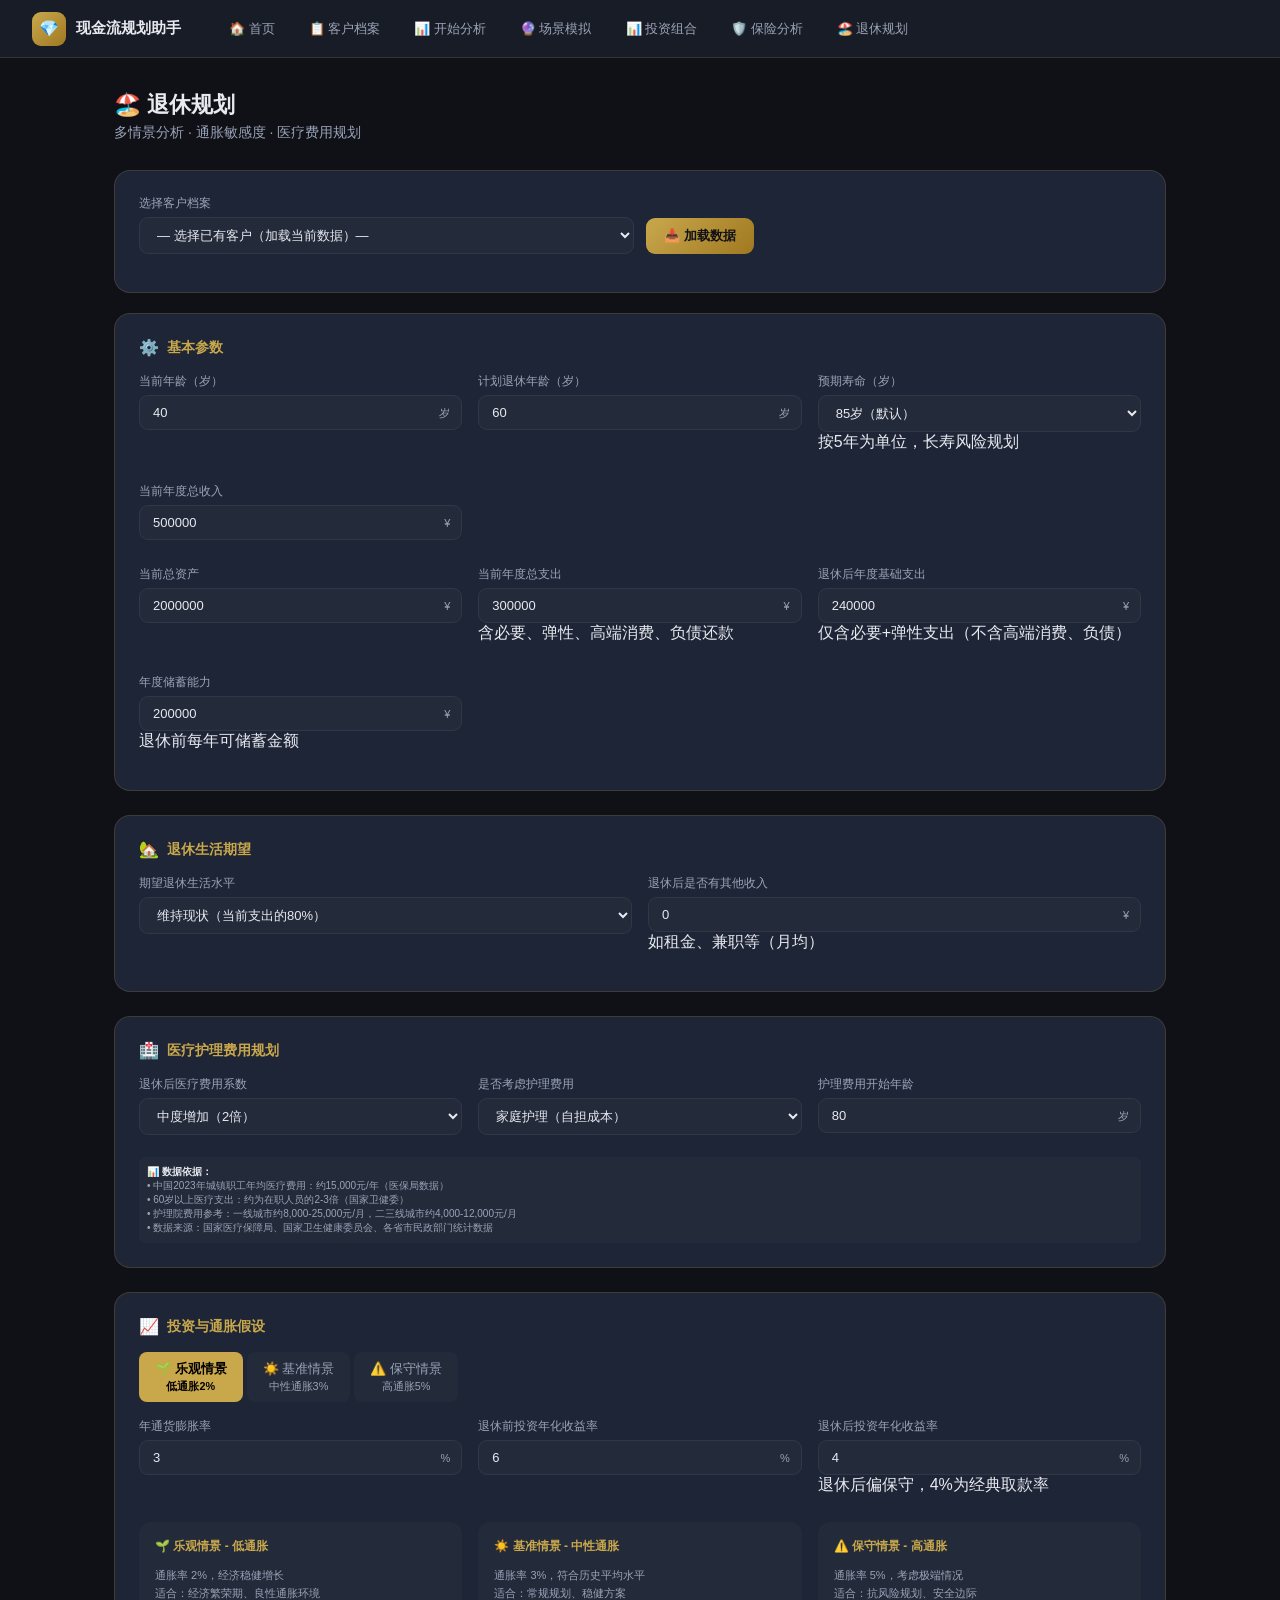
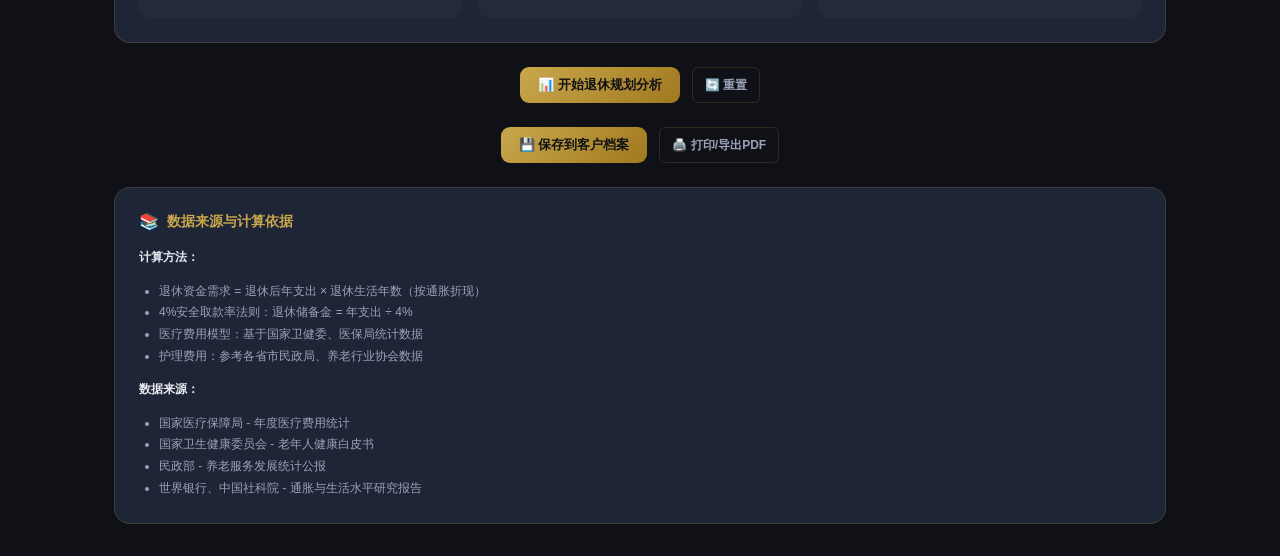
<file: retirement.html>
<!DOCTYPE html>
<html lang="zh-CN">
<head>
<meta charset="UTF-8"/><meta name="viewport" content="width=device-width,initial-scale=1"/>
<title>现金流规划助手 · 退休规划</title>
<link rel="stylesheet" href="assets/style.css"/>
<style>
/* 退休规划专用样式 */
.retire-section { margin-bottom: 24px; }
.retire-grid { display: grid; grid-template-columns: repeat(auto-fit, minmax(280px, 1fr)); gap: 16px; }
.retire-grid-3 { display: grid; grid-template-columns: repeat(3, 1fr); gap: 12px; }
.retire-card { padding: 16px; background: var(--dark3); border-radius: 12px; }
.retire-card-title { font-size: 12px; font-weight: 600; color: var(--gold); margin-bottom: 12px; display: flex; align-items: center; gap: 6px; }

/* 情景切换器 */
.scenario-tabs { display: flex; gap: 4px; margin-bottom: 16px; }
.scenario-tab { padding: 8px 16px; border-radius: 8px; font-size: 13px; cursor: pointer; background: var(--dark3); color: var(--text2); border: none; transition: all 0.2s; }
.scenario-tab:hover { background: var(--dark2); }
.scenario-tab.active { background: var(--gold); color: #000; font-weight: 600; }

/* 结果卡片 */
.result-header { display: flex; justify-content: space-between; align-items: center; margin-bottom: 16px; }
.result-badge { padding: 4px 12px; border-radius: 20px; font-size: 11px; font-weight: 600; }
.badge-green { background: rgba(76,175,80,0.2); color: #4CAF50; }
.badge-yellow { background: rgba(255,193,7,0.2); color: #FFC107; }
.badge-red { background: rgba(244,67,54,0.2); color: #F44336; }

/* 时间轴 */
.timeline-container { overflow-x: auto; padding: 16px 0; }
.timeline { display: flex; gap: 2px; min-width: max-content; }
.timeline-bar { width: 40px; display: flex; flex-direction: column; align-items: center; }
.timeline-year { font-size: 10px; color: var(--text2); margin-bottom: 4px; }
.timeline-block { width: 36px; height: 24px; border-radius: 4px; display: flex; align-items: center; justify-content: center; font-size: 9px; font-weight: 600; color: #fff; }
.timeline-block.work { background: var(--blue); }
.timeline-block.retire { background: var(--gold); }
.timeline-block.depleted { background: var(--red); }

/* 对比表 */
.compare-table { width: 100%; border-collapse: collapse; font-size: 12px; }
.compare-table th { padding: 10px 12px; text-align: left; background: var(--dark3); color: var(--gold); font-weight: 600; border-bottom: 1px solid var(--border); }
.compare-table td { padding: 10px 12px; border-bottom: 1px solid var(--border2); }
.compare-table tr:hover td { background: rgba(201,168,76,0.05); }
.compare-highlight { color: var(--gold); font-weight: 600; }
.negative-val { color: var(--red); }
.positive-val { color: #4CAF50; }

/* 医疗费用数据 */
.data-source { font-size: 10px; color: var(--text2); margin-top: 8px; padding: 8px; background: var(--dark3); border-radius: 6px; }
.data-source strong { color: var(--text); }

/* 敏感度分析 */
.sensitivity-grid { display: grid; grid-template-columns: repeat(3, 1fr); gap: 12px; }
.sensitivity-item { padding: 12px; background: var(--dark3); border-radius: 8px; text-align: center; }
.sensitivity-value { font-size: 20px; font-weight: 700; margin-bottom: 4px; }
.sensitivity-label { font-size: 11px; color: var(--text2); }

/* 进度条 */
.progress-bar-container { background: var(--dark3); border-radius: 8px; padding: 12px; margin-bottom: 12px; }
.progress-bar-label { display: flex; justify-content: space-between; font-size: 11px; margin-bottom: 6px; }
.progress-bar { height: 8px; background: var(--dark2); border-radius: 4px; overflow: hidden; }
.progress-bar-fill { height: 100%; border-radius: 4px; transition: width 0.3s; }
.progress-fill-green { background: linear-gradient(90deg, #4CAF50, #81C784); }
.progress-fill-yellow { background: linear-gradient(90deg, #FFC107, #FFD54F); }
.progress-fill-red { background: linear-gradient(90deg, #F44336, #E57373); }

/* 建议卡片 */
.advice-card { padding: 14px; background: rgba(201,168,76,0.08); border: 1px solid rgba(201,168,76,0.2); border-radius: 10px; margin-bottom: 12px; }
.advice-card.warning { background: rgba(244,67,54,0.08); border-color: rgba(244,67,54,0.2); }
.advice-title { font-size: 12px; font-weight: 600; margin-bottom: 8px; display: flex; align-items: center; gap: 6px; }

/* 图表容器 */
.chart-container { background: var(--dark3); border-radius: 12px; padding: 16px; margin-top: 16px; }
.chart-canvas { width: 100%; height: 280px; }

/* 响应式 */
@media (max-width: 768px) {
  .retire-grid-3, .sensitivity-grid { grid-template-columns: 1fr; }
  .scenario-tabs { flex-wrap: wrap; }
}
</style>
</head>
<body>

<nav class="nav">
  <a class="nav-brand" href="index.html">
    <div class="nav-logo">💎</div>
    <span class="nav-title">现金流规划助手</span>
  </a>
  <div class="nav-links">
    <a class="nav-link" data-page="index" href="index.html">🏠 首页</a>
    <a class="nav-link" data-page="clients" href="clients.html">📋 客户档案</a>
    <a class="nav-link" data-page="planner" href="planner.html">📊 开始分析</a>
    <a class="nav-link" data-page="scenarios" href="scenarios.html">🔮 场景模拟</a>
    <a class="nav-link" href="portfolio.html">📊 投资组合</a>
    <a class="nav-link" href="insurance.html">🛡️ 保险分析</a>
    <a class="nav-link active" href="retirement.html">🏖️ 退休规划</a>
  </div>
</nav>

<div class="main" style="max-width:1100px">

  <div class="page-header">
    <div class="page-title">🏖️ 退休规划</div>
    <div class="page-sub">多情景分析 · 通胀敏感度 · 医疗费用规划</div>
  </div>

  <!-- 客户选择 -->
  <div class="card gb" style="margin-bottom:20px">
    <div class="frow">
      <div class="fg">
        <label>选择客户档案</label>
        <select id="sel-client">
          <option value="">— 选择已有客户（加载当前数据）—</option>
        </select>
      </div>
      <div class="fg" style="align-self:flex-end">
        <button class="btn btn-gold" onclick="loadClientProfile()">📥 加载数据</button>
      </div>
    </div>
  </div>

  <!-- 基本参数 -->
  <div class="card gb retire-section">
    <div class="card-title"><span class="ico">⚙️</span> 基本参数</div>
    <div class="retire-grid">
      <div class="fg">
        <label>当前年龄（岁）</label>
        <div class="unit">
          <input type="number" id="inp-age" value="40" min="18" max="70"/>
          <span class="uf">岁</span>
        </div>
      </div>
      <div class="fg">
        <label>计划退休年龄（岁）</label>
        <div class="unit">
          <input type="number" id="inp-retire-age" value="60" min="50" max="75"/>
          <span class="uf">岁</span>
        </div>
      </div>
      <div class="fg">
        <label>预期寿命（岁）</label>
        <select id="inp-life-exp">
          <option value="75">75岁</option>
          <option value="80">80岁</option>
          <option value="85" selected>85岁（默认）</option>
          <option value="90">90岁</option>
          <option value="95">95岁</option>
          <option value="100">100岁</option>
        </select>
        <div class="field-tip">按5年为单位，长寿风险规划</div>
      </div>
      <div class="fg">
        <label>当前年度总收入</label>
        <div class="unit">
          <span class="uf">¥</span>
          <input type="number" id="inp-annual-income" value="500000" min="0" step="10000"/>
        </div>
      </div>
    </div>
    <div class="retire-grid" style="margin-top:12px">
      <div class="fg">
        <label>当前总资产</label>
        <div class="unit">
          <span class="uf">¥</span>
          <input type="number" id="inp-total-assets" value="2000000" min="0" step="100000"/>
        </div>
      </div>
      <div class="fg">
        <label>当前年度总支出</label>
        <div class="unit">
          <span class="uf">¥</span>
          <input type="number" id="inp-annual-expense" value="300000" min="0" step="10000"/>
        </div>
        <div class="field-tip">含必要、弹性、高端消费、负债还款</div>
      </div>
      <div class="fg">
        <label>退休后年度基础支出</label>
        <div class="unit">
          <span class="uf">¥</span>
          <input type="number" id="inp-retire-expense" value="240000" min="0" step="10000"/>
        </div>
        <div class="field-tip">仅含必要+弹性支出（不含高端消费、负债）</div>
      </div>
      <div class="fg">
        <label>年度储蓄能力</label>
        <div class="unit">
          <span class="uf">¥</span>
          <input type="number" id="inp-annual-savings" value="200000" min="0" step="10000"/>
        </div>
        <div class="field-tip">退休前每年可储蓄金额</div>
      </div>
    </div>
  </div>

  <!-- 退休生活期望 -->
  <div class="card gb retire-section">
    <div class="card-title"><span class="ico">🏡</span> 退休生活期望</div>
    <div class="retire-grid">
      <div class="fg">
        <label>期望退休生活水平</label>
        <select id="inp-lifestyle">
          <option value="0.6">基础生活（当前支出的60%）</option>
          <option value="0.8" selected>维持现状（当前支出的80%）</option>
          <option value="1.0">保持品质（当前支出100%）</option>
          <option value="1.2">提升享受（当前支出的120%）</option>
        </select>
      </div>
      <div class="fg">
        <label>退休后是否有其他收入</label>
        <div class="unit">
          <span class="uf">¥</span>
          <input type="number" id="inp-other-income" value="0" min="0" step="10000"/>
        </div>
        <div class="field-tip">如租金、兼职等（月均）</div>
      </div>
    </div>
  </div>

  <!-- 医疗护理规划 -->
  <div class="card gb retire-section">
    <div class="card-title"><span class="ico">🏥</span> 医疗护理费用规划</div>
    <div class="retire-grid">
      <div class="fg">
        <label>退休后医疗费用系数</label>
        <select id="inp-medical-factor">
          <option value="1.0">基准（与工作期持平）</option>
          <option value="1.5">轻度增加（1.5倍）</option>
          <option value="2.0" selected>中度增加（2倍）</option>
          <option value="3.0">重度增加（3倍）</option>
          <option value="4.0">考虑慢性病（4倍）</option>
        </select>
      </div>
      <div class="fg">
        <label>是否考虑护理费用</label>
        <select id="inp-care-need">
          <option value="none">不考虑护理费用</option>
          <option value="family" selected>家庭护理（自担成本）</option>
          <option value="community">社区养老（约5,000-10,000元/月）</option>
          <option value="nursing">专业护理院（约10,000-25,000元/月）</option>
        </select>
      </div>
      <div class="fg">
        <label>护理费用开始年龄</label>
        <div class="unit">
          <input type="number" id="inp-care-start-age" value="80" min="60" max="100"/>
          <span class="uf">岁</span>
        </div>
      </div>
    </div>
    <div class="data-source">
      <strong>📊 数据依据：</strong><br/>
      • 中国2023年城镇职工年均医疗费用：约15,000元/年（医保局数据）<br/>
      • 60岁以上医疗支出：约为在职人员的2-3倍（国家卫健委）<br/>
      • 护理院费用参考：一线城市约8,000-25,000元/月，二三线城市约4,000-12,000元/月<br/>
      • 数据来源：国家医疗保障局、国家卫生健康委员会、各省市民政部门统计数据
    </div>
  </div>

  <!-- 投资与通胀假设 -->
  <div class="card gb retire-section">
    <div class="card-title"><span class="ico">📈</span> 投资与通胀假设</div>
    <div class="scenario-tabs">
      <button class="scenario-tab active" onclick="setInflationScenario('low')">🌱 乐观情景<br/><small>低通胀2%</small></button>
      <button class="scenario-tab" onclick="setInflationScenario('medium')">☀️ 基准情景<br/><small>中性通胀3%</small></button>
      <button class="scenario-tab" onclick="setInflationScenario('high')">⚠️ 保守情景<br/><small>高通胀5%</small></button>
    </div>
    <div class="retire-grid">
      <div class="fg">
        <label>年通货膨胀率</label>
        <div class="unit">
          <input type="number" id="inp-inflation" value="3" min="0" max="10" step="0.5"/>
          <span class="uf">%</span>
        </div>
      </div>
      <div class="fg">
        <label>退休前投资年化收益率</label>
        <div class="unit">
          <input type="number" id="inp-pre-return" value="6" min="0" max="15" step="0.5"/>
          <span class="uf">%</span>
        </div>
      </div>
      <div class="fg">
        <label>退休后投资年化收益率</label>
        <div class="unit">
          <input type="number" id="inp-post-return" value="4" min="0" max="10" step="0.5"/>
          <span class="uf">%</span>
        </div>
        <div class="field-tip">退休后偏保守，4%为经典取款率</div>
      </div>
    </div>
    <div class="retire-grid" style="margin-top:12px">
      <div class="retire-card">
        <div class="retire-card-title">🌱 乐观情景 - 低通胀</div>
        <p style="font-size:11px;color:var(--text2);line-height:1.6">
          通胀率 2%，经济稳健增长<br/>
          适合：经济繁荣期、良性通胀环境
        </p>
      </div>
      <div class="retire-card">
        <div class="retire-card-title">☀️ 基准情景 - 中性通胀</div>
        <p style="font-size:11px;color:var(--text2);line-height:1.6">
          通胀率 3%，符合历史平均水平<br/>
          适合：常规规划、稳健方案
        </p>
      </div>
      <div class="retire-card">
        <div class="retire-card-title">⚠️ 保守情景 - 高通胀</div>
        <p style="font-size:11px;color:var(--text2);line-height:1.6">
          通胀率 5%，考虑极端情况<br/>
          适合：抗风险规划、安全边际
        </p>
      </div>
    </div>
  </div>

  <!-- 计算按钮 -->
  <div style="display:flex;justify-content:center;gap:12px;margin:24px 0">
    <button class="btn btn-gold btn-lg" onclick="calculateRetirement()">📊 开始退休规划分析</button>
    <button class="btn btn-outline" onclick="resetForm()">🔄 重置</button>
  </div>

  <!-- 核心结果 -->
  <div id="result-core" style="display:none" class="card gb retire-section">
    <div class="card-title"><span class="ico">🎯</span> 核心结果</div>
    <div class="sensitivity-grid" style="margin-bottom:20px">
      <div class="sensitivity-item">
        <div class="sensitivity-value" id="res-years-to-retire">20</div>
        <div class="sensitivity-label">距退休年数</div>
      </div>
      <div class="sensitivity-item">
        <div class="sensitivity-value" id="res-retire-years">25</div>
        <div class="sensitivity-label">退休生活年数</div>
      </div>
      <div class="sensitivity-item">
        <div class="sensitivity-value" id="res-total-need">¥12,500,000</div>
        <div class="sensitivity-label">退休资金总需求</div>
      </div>
    </div>
    
    <div class="retire-grid">
      <div class="progress-bar-container">
        <div class="progress-bar-label">
          <span>退休准备度</span>
          <span id="res-readiness-pct">65%</span>
        </div>
        <div class="progress-bar">
          <div class="progress-bar-fill progress-fill-yellow" id="res-readiness-bar" style="width:65%"></div>
        </div>
        <div style="font-size:11px;color:var(--text2);margin-top:4px">
          现有资产覆盖 <span id="res-coverage">¥1,200,000</span> / 需求 <span id="res-target">¥12,500,000</span>
        </div>
      </div>
      <div class="progress-bar-container">
        <div class="progress-bar-label">
          <span>每月可投入退休基金</span>
          <span id="res-monthly-save">¥16,667</span>
        </div>
        <div class="progress-bar">
          <div class="progress-bar-fill progress-fill-green" style="width:100%"></div>
        </div>
        <div style="font-size:11px;color:var(--text2);margin-top:4px">
          距退休还有 <span id="res-years-left">20</span> 年积累期
        </div>
      </div>
    </div>
  </div>

  <!-- 多情景对比 -->
  <div id="result-comparison" style="display:none" class="card gb retire-section">
    <div class="card-title"><span class="ico">⚖️</span> 多情景对比分析</div>
    <div class="timeline-container">
      <div class="timeline" id="timeline-chart"></div>
    </div>
    <table class="compare-table" style="margin-top:16px">
      <thead>
        <tr>
          <th>情景</th>
          <th>通胀率</th>
          <th>退休资金需求</th>
          <th>资金耗尽年龄</th>
          <th>风险评估</th>
        </tr>
      </thead>
      <tbody id="comparison-tbody">
      </tbody>
    </table>
    <div class="data-source" style="margin-top:12px">
      <strong>💡 分析说明：</strong>不同通胀情景下退休资金需求差异显著。保守情景（5%通胀）下，30年后同等生活水平所需资金约为基准情景的2.4倍。建议以保守情景作为最低规划目标。
    </div>
  </div>

  <!-- 医疗护理费用详细 -->
  <div id="result-medical" style="display:none" class="card gb retire-section">
    <div class="card-title"><span class="ico">🏥</span> 医疗护理费用详细规划</div>
    <div class="retire-grid">
      <div class="retire-card">
        <div class="retire-card-title">💊 医疗费用（按年龄阶段）</div>
        <table class="compare-table" style="margin-top:8px">
          <thead>
            <tr><th>年龄段</th><th>年均医疗费</th><th>累计</th></tr>
          </thead>
          <tbody id="medical-table-body">
          </tbody>
        </table>
      </div>
      <div class="retire-card">
        <div class="retire-card-title">🛡️ 护理费用（按护理类型）</div>
        <div id="care-detail" style="margin-top:8px;font-size:12px;color:var(--text2);line-height:1.8">
        </div>
      </div>
    </div>
    <div class="sensitivity-grid" style="margin-top:16px">
      <div class="sensitivity-item">
        <div class="sensitivity-value" id="res-medical-total">¥1,850,000</div>
        <div class="sensitivity-label">退休后医疗总费用</div>
      </div>
      <div class="sensitivity-item">
        <div class="sensitivity-value" id="res-care-total">¥1,200,000</div>
        <div class="sensitivity-label">护理费用（若需要）</div>
      </div>
      <div class="sensitivity-item">
        <div class="sensitivity-value" id="res-health-reserve">¥3,050,000</div>
        <div class="sensitivity-label">健康医疗专项储备</div>
      </div>
    </div>
  </div>

  <!-- 敏感度分析 -->
  <div id="result-sensitivity" style="display:none" class="card gb retire-section">
    <div class="card-title"><span class="ico">📊</span> 敏感度分析</div>
    <p style="font-size:12px;color:var(--text2);margin-bottom:16px">以下因素变化对退休规划的影响程度：</p>
    <table class="compare-table">
      <thead>
        <tr>
          <th>变量</th>
          <th>基准值</th>
          <th>变化范围</th>
          <th>对资金需求的影响</th>
        </tr>
      </thead>
      <tbody id="sensitivity-tbody">
      </tbody>
    </table>
    <div class="chart-container">
      <canvas id="sensitivity-chart" class="chart-canvas"></canvas>
    </div>
  </div>

  <!-- 建议与行动方案 -->
  <div id="result-advice" style="display:none" class="card gb retire-section">
    <div class="card-title"><span class="ico">💡</span> 建议与行动方案</div>
    <div id="advice-list"></div>
  </div>

  <!-- 保存按钮 -->
  <div id="result-actions" style="display:none;display:flex;justify-content:center;gap:12px;margin:24px 0">
    <button class="btn btn-gold" onclick="saveRetirementResult()">💾 保存到客户档案</button>
    <button class="btn btn-outline" onclick="window.print()">🖨️ 打印/导出PDF</button>
  </div>

  <!-- 数据来源说明 -->
  <div class="card gb" style="margin-top:20px">
    <div class="card-title"><span class="ico">📚</span> 数据来源与计算依据</div>
    <div style="font-size:12px;color:var(--text2);line-height:1.8">
      <p style="margin-bottom:12px"><strong style="color:var(--text)">计算方法：</strong></p>
      <ul style="margin-left:20px;margin-bottom:12px">
        <li>退休资金需求 = 退休后年支出 × 退休生活年数（按通胀折现）</li>
        <li>4%安全取款率法则：退休储备金 = 年支出 ÷ 4%</li>
        <li>医疗费用模型：基于国家卫健委、医保局统计数据</li>
        <li>护理费用：参考各省市民政局、养老行业协会数据</li>
      </ul>
      <p style="margin-bottom:12px"><strong style="color:var(--text)">数据来源：</strong></p>
      <ul style="margin-left:20px">
        <li>国家医疗保障局 - 年度医疗费用统计</li>
        <li>国家卫生健康委员会 - 老年人健康白皮书</li>
        <li>民政部 - 养老服务发展统计公报</li>
        <li>世界银行、中国社科院 - 通胀与生活水平研究报告</li>
      </ul>
    </div>
  </div>

</div>

<script src="assets/app.js"></script>
<script src="assets/storage.js"></script>
<script>
// ── 全局变量 ──
let clientData = null;
let currentScenario = 'medium';

// ── 初始化 ──
document.addEventListener('DOMContentLoaded', () => {
  console.log('retirement DOMContentLoaded');
  
  // 加载客户列表
  const clients = typeof loadAllClients === 'function' ? loadAllClients() : [];
  const sel = el('sel-client');
  clients.forEach(c => {
    const opt = document.createElement('option');
    opt.value = c.id;
    opt.textContent = c.name + '（' + (c.age || '') + '岁）';
    sel.appendChild(opt);
  });
  
  // 检查预设客户ID
  const presetClientId = sessionStorage.getItem('selectedClientId');
  if (presetClientId) {
    sessionStorage.removeItem('selectedClientId');
    sel.value = presetClientId;
    setTimeout(() => loadClientProfile(), 100);
  }
  
  initNav('retirement');
});

// ── 加载客户数据 ──
function loadClientProfile() {
  const cid = el('sel-client').value;
  if (!cid) {
    toast('请先选择客户档案', 'error');
    return;
  }
  
  // 使用 storage.js 中的 loadClientData 函数（加载单个客户）
  const client = window.loadClientData(cid);
  if (!client) {
    toast('未找到该客户', 'error');
    return;
  }
  
  clientData = client.raw || client;
  const raw = clientData;
  
  // ── 1. 基本信息 ──
  if (raw.age) el('inp-age').value = raw.age;
  if (raw.retireAge) el('inp-retire-age').value = raw.retireAge;
  
  // ── 2. 收入数据 ──
  // 月收入 → 年收入
  const monthlyIncome = (raw.activeIncome || 0) + (raw.passiveIncome || 0);
  const annualIncome = monthlyIncome * 12;
  if (annualIncome > 0) el('inp-annual-income').value = Math.round(annualIncome);
  
  // ── 3. 支出数据 ──
  // 当前年度总支出（包含所有支出项）
  // 支出字段：housing(房贷), propertyFee(物业费), daily(餐饮日用), transport(交通), 
  // medical(医疗), education(教育), premiumExp(保险保费), debtExp(债务还款), 
  // flexExp(弹性消费), otherExp(其他支出)
  const monthlyExpense = (raw.housing || 0) + (raw.propertyFee || 0) + 
                         (raw.daily || 0) + (raw.transport || 0) +
                         (raw.medical || 0) + (raw.education || 0) +
                         (raw.premiumExp || 0) + (raw.debtExp || 0) +
                         (raw.flexExp || 0) + (raw.otherExp || 0);
  const annualExpense = monthlyExpense * 12;
  if (annualExpense > 0) el('inp-annual-expense').value = Math.round(annualExpense);
  
  // 退休后年度基础支出（不含教育、弹性消费、债务还款和其他支出）
  // 保留：房贷(可能还有)、物业费、餐饮日用、交通、医疗、保险保费
  const monthlyBaseExpense = (raw.housing || 0) + (raw.propertyFee || 0) + 
                             (raw.daily || 0) + (raw.transport || 0) +
                             (raw.medical || 0) + (raw.premiumExp || 0);
  const retireExpense = monthlyBaseExpense * 12;
  if (retireExpense > 0) el('inp-retire-expense').value = Math.round(retireExpense);
  
  // ── 4. 资产数据 ──
  // 包含全部10种资产类型
  const totalAssets = (raw.cash || 0) + (raw.moneyFund || 0) + (raw.savingsPlan || 0) + 
                      (raw.bonds || 0) + (raw.stocks || 0) + (raw.trust || 0) + 
                      (raw.property || 0) + (raw.gold || 0) + 
                      (raw.alternatives || 0) + (raw.otherInvest || 0);
  if (totalAssets > 0) el('inp-total-assets').value = Math.round(totalAssets);
  
  // ── 5. 储蓄能力 ──
  const annualSavings = Math.max(0, annualIncome - annualExpense);
  if (annualSavings > 0) el('inp-annual-savings').value = Math.round(annualSavings);
  
  // ── 6. 退休后其他收入（如租金、兼职等被动收入）──
  // 退休后可能减少的收入 = 主动收入
  if (raw.activeIncome && raw.passiveIncome !== undefined) {
    // 其他收入 = 总被动收入
    const otherIncome = raw.passiveIncome || 0;
    if (otherIncome > 0) el('inp-other-income').value = Math.round(otherIncome);
  }
  
  // ── 7. 退休生活质量（基于现有储蓄率估算）──
  if (annualIncome > 0) {
    const savingsRate = annualSavings / annualIncome;
    let lifestyle = 0.8; // 默认
    if (savingsRate >= 0.4) lifestyle = 1.0;      // 高储蓄率 → 保持品质
    else if (savingsRate >= 0.2) lifestyle = 0.8; // 中储蓄率 → 维持现状
    else if (savingsRate >= 0.1) lifestyle = 0.6; // 低储蓄率 → 基础生活
    el('inp-lifestyle').value = lifestyle;
  }
  
  // ── 8. 医疗费用系数（基于年龄估算）──
  if (raw.age) {
    let medicalFactor = 2.0; // 默认
    if (raw.age >= 55) medicalFactor = 3.0; // 55岁以上 → 重度
    else if (raw.age >= 45) medicalFactor = 2.0; // 45-55岁 → 中度
    else if (raw.age >= 35) medicalFactor = 1.5; // 35-45岁 → 轻度
    else medicalFactor = 1.0; // 年轻 → 基准
    el('inp-medical-factor').value = medicalFactor;
  }
  
  // ── 9. 护理开始年龄（基于预期寿命估算）──
  if (raw.age) {
    // 默认护理开始年龄 = 80岁
    el('inp-care-start-age').value = 80;
  }
  
  // 显示数据来源统计
  const stats = [];
  if (annualIncome > 0) stats.push('收入');
  if (annualExpense > 0) stats.push('支出');
  if (totalAssets > 0) stats.push('资产');
  if (raw.age) stats.push('年龄');
  
  if (stats.length > 0) {
    toast(`已从「${client.name}」档案加载：${stats.join('、')}`);
  } else {
    toast('已加载 ' + client.name + ' 的数据（部分字段需手动填写）');
  }
}

// ── 通胀情景切换 ──
function setInflationScenario(scenario) {
  currentScenario = scenario;
  
  // 更新标签样式
  document.querySelectorAll('.scenario-tab').forEach(tab => {
    tab.classList.remove('active');
  });
  event.target.closest('.scenario-tab').classList.add('active');
  
  // 设置通胀率
  const rates = { low: 2, medium: 3, high: 5 };
  el('inp-inflation').value = rates[scenario];
}

// ── 重置表单 ──
function resetForm() {
  el('inp-age').value = 40;
  el('inp-retire-age').value = 60;
  el('inp-life-exp').value = 85;
  el('inp-annual-income').value = 500000;
  el('inp-total-assets').value = 2000000;
  el('inp-annual-expense').value = 300000;
  el('inp-retire-expense').value = 240000;
  el('inp-annual-savings').value = 200000;
  el('inp-lifestyle').value = '0.8';
  el('inp-other-income').value = 0;
  el('inp-medical-factor').value = '2.0';
  el('inp-care-need').value = 'family';
  el('inp-care-start-age').value = 80;
  el('inp-inflation').value = 3;
  el('inp-pre-return').value = 6;
  el('inp-post-return').value = 4;
  
  // 隐藏结果
  ['result-core', 'result-comparison', 'result-medical', 'result-sensitivity', 'result-advice', 'result-actions'].forEach(id => {
    el(id).style.display = 'none';
  });
  
  clientData = null;
  localStorage.removeItem(RETIREMENT_STORAGE_KEY);
  toast('已重置表单');
}

// ── 核心计算 ──
function calculateRetirement() {
  // 获取输入值
  const age = parseInt(el('inp-age').value) || 40;
  const retireAge = parseInt(el('inp-retire-age').value) || 60;
  const lifeExp = parseInt(el('inp-life-exp').value) || 85;
  const annualIncome = parseFloat(el('inp-annual-income').value) || 500000;
  const totalAssets = parseFloat(el('inp-total-assets').value) || 2000000;
  const annualExpense = parseFloat(el('inp-annual-expense').value) || 300000;
  const retireExpense = parseFloat(el('inp-retire-expense').value) || 240000;
  const annualSavings = parseFloat(el('inp-annual-savings').value) || 200000;
  const lifestyle = parseFloat(el('inp-lifestyle').value) || 0.8;
  const otherIncome = parseFloat(el('inp-other-income').value) || 0;
  const medicalFactor = parseFloat(el('inp-medical-factor').value) || 2.0;
  const careType = el('inp-care-need').value;
  const careStartAge = parseInt(el('inp-care-start-age').value) || 80;
  const inflation = parseFloat(el('inp-inflation').value) / 100 || 0.03;
  const preReturn = parseFloat(el('inp-pre-return').value) / 100 || 0.06;
  const postReturn = parseFloat(el('inp-post-return').value) / 100 || 0.04;
  
  // 基本计算
  const yearsToRetire = Math.max(0, retireAge - age);
  const retireYears = lifeExp - retireAge;
  const retireYears2 = lifeExp - retireAge;
  
  // ── 医疗费用计算 ──
  // 使用客户实际的月医疗费用，转换为年均值
  const clientMonthlyMedical = clientData?.medical || 0;
  const preRetireMedical = clientMonthlyMedical > 0 
    ? clientMonthlyMedical * 12  // 使用客户实际数据
    : 8000; // 无数据时使用国家统计平均值
  const postRetireMedical = preRetireMedical * medicalFactor; // 退休后年均医疗费（乘以系数）
  
  // 分段计算退休后医疗费用（考虑通胀）
  let totalMedicalCost = 0;
  let medicalByAge = [];
  for (let y = 0; y < retireYears; y++) {
    const currentAge = retireAge + y;
    const futureMedical = postRetireMedical * Math.pow(1 + inflation, y);
    totalMedicalCost += futureMedical;
    
    if (y % 5 === 0 || y === retireYears - 1) {
      medicalByAge.push({
        age: currentAge,
        annual: futureMedical,
        cumulative: totalMedicalCost
      });
    }
  }
  
  // ── 护理费用计算 ──
  const careCosts = {
    none: 0,
    family: 0,
    community: 8000, // 月均
    nursing: 18000   // 月均
  };
  const careMonthly = careCosts[careType] || 0;
  const careYears = careType === 'none' ? 0 : Math.max(0, lifeExp - careStartAge);
  let totalCareCost = 0;
  if (careYears > 0) {
    for (let y = 0; y < careYears; y++) {
      const futureCost = careMonthly * 12 * Math.pow(1 + inflation, y);
      totalCareCost += futureCost;
    }
  }
  
  // ── 退休资金需求计算（考虑通胀）──
  // 退休后年度基础支出 = 用户输入的 retireExpense（不含高端消费和负债）
  // 期望生活水平 = 在基础支出上调整
  const retireAnnualExpense = retireExpense * lifestyle;
  let totalRetireNeed = 0;
  for (let y = 0; y < retireYears; y++) {
    const futureExpense = retireAnnualExpense * Math.pow(1 + inflation, y);
    totalRetireNeed += futureExpense;
  }
  
  // 扣除其他收入
  let totalOtherIncome = 0;
  for (let y = 0; y < retireYears; y++) {
    totalOtherIncome += otherIncome * 12 * Math.pow(1 + inflation, y);
  }
  
  const netRetireNeed = totalRetireNeed - totalOtherIncome + totalMedicalCost + totalCareCost;
  
  // ── 积累能力计算 ──
  // 计算复利积累
  let accumulated = totalAssets;
  for (let y = 0; y < yearsToRetire; y++) {
    accumulated += annualSavings * Math.pow(1 + preReturn, y);
  }
  
  // ── 资金耗尽分析 ──
  function calcDepletionAge(startAssets, inflationRate, postReturnRate) {
    let assets = startAssets;
    let years = 0;
    let age = retireAge;
    
    while (assets > 0 && years < 100) {
      const expense = retireExpense * Math.pow(1 + inflationRate, years);
      const netExpense = expense - otherIncome * 12;
      assets -= netExpense;
      assets += totalMedicalCost / retireYears; // 平摊医疗费
      if (years >= careStartAge - retireAge) {
        assets -= careMonthly * 12 * Math.pow(1 + inflationRate, years);
      }
      if (assets > 0) {
        assets *= (1 + postReturnRate);
      }
      years++;
      age++;
      if (assets <= 0) break;
    }
    
    return assets > 0 ? { depleted: false, age: age, surplus: assets } : { depleted: true, age: age, deficit: Math.abs(assets) };
  }
  
  const lowInflation = 0.02;
  const highInflation = 0.05;
  
  const depletionLow = calcDepletionAge(accumulated, lowInflation, postReturn);
  const depletionMedium = calcDepletionAge(accumulated, inflation, postReturn);
  const depletionHigh = calcDepletionAge(accumulated, highInflation, postReturn);
  
  // ── 渲染结果 ──
  renderCoreResult({
    age, retireAge, lifeExp, yearsToRetire, retireYears,
    totalNeed: netRetireNeed,
    accumulated,
    totalMedicalCost,
    totalCareCost
  });
  
  renderComparison({
    inflation, lowInflation, highInflation,
    depletionLow, depletionMedium, depletionHigh,
    yearsToRetire, retireAge
  });
  
  renderMedicalDetail({
    medicalByAge,
    totalMedicalCost,
    careType,
    careMonthly,
    careYears,
    totalCareCost,
    retireAge,
    lifeExp,
    medicalFactor,
    inflation
  });
  
  renderSensitivity({
    lifestyle, inflation, postReturn, medicalFactor,
    totalNeed: netRetireNeed,
    retireYears
  });
  
  renderAdvice({
    accumulated,
    totalNeed: netRetireNeed,
    yearsToRetire,
    retirement: depletionMedium,
    careType,
    lifestyle
  });
  
  // 显示结果区域
  ['result-core', 'result-comparison', 'result-medical', 'result-sensitivity', 'result-advice', 'result-actions'].forEach(id => {
    el(id).style.display = '';
  });
  
  // 渲染时间轴
  renderTimeline({
    age, retireAge, lifeExp, depletion: depletionMedium
  });
  
  // 绘制敏感度图表
  setTimeout(() => drawSensitivityChart(), 100);
  
  // 保存表单数据
  saveFormData();
  
  toast('退休规划分析完成');
}

// ── 渲染核心结果 ──
function renderCoreResult(data) {
  const { yearsToRetire, retireYears, totalNeed, accumulated } = data;
  
  el('res-years-to-retire').textContent = yearsToRetire + '年';
  el('res-retire-years').textContent = retireYears + '年';
  el('res-total-need').textContent = fmt(totalNeed);
  
  const coverage = Math.min(100, (accumulated / totalNeed * 100));
  const coverageText = fmt(accumulated);
  
  el('res-readiness-pct').textContent = coverage.toFixed(0) + '%';
  el('res-readiness-bar').style.width = coverage + '%';
  
  if (coverage >= 100) {
    el('res-readiness-bar').className = 'progress-bar-fill progress-fill-green';
  } else if (coverage >= 60) {
    el('res-readiness-bar').className = 'progress-bar-fill progress-fill-yellow';
  } else {
    el('res-readiness-bar').className = 'progress-bar-fill progress-fill-red';
  }
  
  el('res-coverage').textContent = coverageText;
  el('res-target').textContent = fmt(totalNeed);
  el('res-monthly-save').textContent = fmt(data.accumulated / (yearsToRetire * 12) || 0);
  el('res-years-left').textContent = yearsToRetire;
}

// ── 渲染多情景对比 ──
function renderComparison(data) {
  const { inflation, lowInflation, highInflation, depletionLow, depletionMedium, depletionHigh, yearsToRetire, retireAge } = data;
  
  // 渲染对比表格
  const scenarios = [
    { name: '🌱 乐观情景', rate: lowInflation, depletion: depletionLow, color: '#4CAF50' },
    { name: '☀️ 基准情景', rate: inflation, depletion: depletionMedium, color: '#FFC107' },
    { name: '⚠️ 保守情景', rate: highInflation, depletion: depletionHigh, color: '#F44336' }
  ];
  
  let tbodyHtml = '';
  scenarios.forEach(s => {
    const riskLevel = s.depletion.depleted ? 'badge-red' : 'badge-green';
    const riskText = s.depletion.depleted ? `资金耗尽于${s.depletion.age}岁` : `可持续至${s.depletion.age}岁`;
    
    // 计算该情景下的资金需求
    let need = 0;
    const retireBaseExpense = parseFloat(el('inp-retire-expense').value) * parseFloat(el('inp-lifestyle').value);
    const lifeExp = parseInt(el('inp-life-exp').value);
    const retireYears = lifeExp - retireAge;
    for (let y = 0; y < retireYears; y++) {
      need += retireBaseExpense * Math.pow(1 + s.rate, y);
    }
    
    tbodyHtml += `
      <tr>
        <td><strong style="color:${s.color}">${s.name}</strong></td>
        <td>${(s.rate * 100).toFixed(1)}%</td>
        <td class="compare-highlight">${fmt(need)}</td>
        <td>${s.depletion.depleted ? `<span style="color:var(--red)">${s.depletion.age}岁（缺${fmt(s.depletion.deficit)}）</span>` : `<span style="color:#4CAF50">${s.depletion.age}岁（余${fmt(s.depletion.surplus)}）</span>`}</td>
        <td><span class="result-badge ${riskLevel}">${riskText}</span></td>
      </tr>`;
  });
  
  el('comparison-tbody').innerHTML = tbodyHtml;
  
  // 渲染时间轴（使用基准情景）
  const lifeExpFromInput = parseInt(el('inp-life-exp').value);
  renderTimeline({ age: parseInt(el('inp-age').value), retireAge, lifeExp: lifeExpFromInput, depletion: depletionMedium });
}

// ── 渲染时间轴（全局函数）──
function renderTimeline(data) {
  const { age, retireAge, lifeExp, depletion } = data;
  const container = el('timeline-chart');
  const depletedAge = depletion.depleted ? depletion.age : null;
  
  let html = '';
  for (let y = age; y <= lifeExp; y++) {
    let blockClass = 'work';
    let blockText = '';
    
    if (y >= retireAge) {
      if (depletedAge && y >= depletedAge) {
        blockClass = 'depleted';
        blockText = '!';
      } else {
        blockClass = 'retire';
      }
    }
    
    if (y % 5 === 0 || y === age) {
      html += `
        <div class="timeline-bar">
          <div class="timeline-year">${y}</div>
          <div class="timeline-block ${blockClass}">${blockText || (y >= retireAge ? '退' : '')}</div>
        </div>`;
    }
  }
  
  container.innerHTML = `
    <div style="display:flex;gap:20px;margin-bottom:12px;font-size:11px;color:var(--text2)">
      <span><span style="display:inline-block;width:12px;height:12px;background:var(--blue);border-radius:2px;margin-right:4px"></span>工作期</span>
      <span><span style="display:inline-block;width:12px;height:12px;background:var(--gold);border-radius:2px;margin-right:4px"></span>退休期</span>
      <span><span style="display:inline-block;width:12px;height:12px;background:var(--red);border-radius:2px;margin-right:4px"></span>资金耗尽</span>
    </div>
    <div class="timeline">${html}</div>`;
}

// ── 渲染医疗护理详情 ──
function renderMedicalDetail(data) {
  const { totalMedicalCost, careType, careMonthly, careYears, totalCareCost, retireAge, lifeExp, medicalFactor, inflation } = data;
  
  // 医疗费用表格
  const ages = [60, 65, 70, 75, 80, 85, 90, 95, 100];
  let medicalHtml = '';
  ages.forEach(a => {
    if (a <= lifeExp && a >= retireAge) {
      const yearsAfter = a - retireAge;
      const annual = 8000 * medicalFactor * Math.pow(1 + inflation, yearsAfter);
      let cumulative = 0;
      for (let y = 0; y <= yearsAfter; y++) {
        cumulative += 8000 * medicalFactor * Math.pow(1 + inflation, y);
      }
      medicalHtml += `
        <tr>
          <td>${a}岁</td>
          <td>${fmt(annual)}</td>
          <td>${fmt(cumulative)}</td>
        </tr>`;
    }
  });
  el('medical-table-body').innerHTML = medicalHtml;
  
  // 护理费用详情
  const careLabels = {
    none: '未考虑护理费用',
    family: '家庭护理（自担成本，含家人时间成本）',
    community: '社区养老机构',
    nursing: '专业护理院'
  };
  
  const careStartAge = parseInt(el('inp-care-start-age').value) || 80;
  
  el('care-detail').innerHTML = `
    <p>护理方案：<strong>${careLabels[careType]}</strong></p>
    <p>预计护理年限：<strong>${careYears}年</strong>（${careStartAge}岁起）</p>
    ${careYears > 0 ? `
      <p>当前月均费用：<strong>${fmt(careMonthly)}</strong></p>
      <p>考虑通胀后总费用：<strong>${fmt(totalCareCost)}</strong></p>
    ` : ''}
  `;
  
  // 更新汇总
  el('res-medical-total').textContent = fmt(totalMedicalCost);
  el('res-care-total').textContent = careYears > 0 ? fmt(totalCareCost) : '¥0';
  el('res-health-reserve').textContent = fmt(totalMedicalCost + totalCareCost);
}

// ── 渲染敏感度分析 ──
function renderSensitivity(data) {
  const { lifestyle, inflation, postReturn, medicalFactor, totalNeed, retireYears } = data;
  
  // 计算各因素变化影响
  const factors = [
    {
      name: '通胀率',
      base: (inflation * 100).toFixed(1) + '%',
      range: '±2%',
      impact: '通胀每升1%，退休需求增加约' + fmt(totalNeed * 0.2),
      direction: '正相关 ↑'
    },
    {
      name: '退休后收益率',
      base: (postReturn * 100).toFixed(1) + '%',
      range: '±2%',
      impact: '收益率每升1%，可减少约' + fmt(totalNeed * 0.15) + '储备需求',
      direction: '负相关 ↓'
    },
    {
      name: '生活费用系数',
      base: (lifestyle * 100).toFixed(0) + '%',
      range: '60%-120%',
      impact: '生活标准每升10%，需求增加约' + fmt(totalNeed * 0.1),
      direction: '正相关 ↑'
    },
    {
      name: '医疗费用系数',
      base: medicalFactor + 'x',
      range: '1x-4x',
      impact: '每增加1倍系数，医疗费用增加约' + fmt(totalNeed * 0.1),
      direction: '正相关 ↑'
    },
    {
      name: '预期寿命',
      base: el('inp-life-exp').value + '岁',
      range: '75-100岁',
      impact: '每增加5岁，需多准备约' + fmt(totalNeed * 0.15) + '（+5年支出）',
      direction: '正相关 ↑'
    }
  ];
  
  let tbodyHtml = '';
  factors.forEach(f => {
    tbodyHtml += `
      <tr>
        <td><strong>${f.name}</strong></td>
        <td class="compare-highlight">${f.base}</td>
        <td>${f.range}</td>
        <td style="color:var(--text2)">${f.impact}</td>
        <td><span class="result-badge ${f.direction.includes('↑') ? 'badge-red' : 'badge-green'}">${f.direction}</span></td>
      </tr>`;
  });
  
  el('sensitivity-tbody').innerHTML = tbodyHtml;
}

// ── 渲染建议 ──
function renderAdvice(data) {
  const { accumulated, totalNeed, yearsToRetire, retirement, careType, lifestyle } = data;
  
  const gap = totalNeed - accumulated;
  const monthlyGap = yearsToRetire > 0 ? gap / (yearsToRetire * 12) : gap;
  
  let advices = [];
  
  // 准备度建议
  if (gap > 0) {
    advices.push({
      type: 'warning',
      icon: '⚠️',
      title: '退休资金存在缺口',
      content: `以当前规划参数计算，退休资金缺口约 <strong>${fmt(gap)}</strong>。建议每月额外投入约 <strong>${fmt(monthlyGap)}</strong> 或调整退休规划参数。`
    });
  } else {
    advices.push({
      type: 'success',
      icon: '✅',
      title: '退休准备充足',
      content: `以当前规划计算，现有资产和积累能力可以覆盖退休需求，并可能有约 <strong>${fmt(Math.abs(gap))}</strong> 的安全边际。`
    });
  }
  
  // 通胀风险建议
  if (currentScenario === 'low') {
    advices.push({
      type: 'info',
      icon: '💡',
      title: '建议以保守情景验证',
      content: '当前选择乐观情景（低通胀2%），建议同时参考保守情景（5%通胀）的结果，确保在不利情况下仍有足够准备。'
    });
  }
  
  // 医疗护理建议
  if (careType === 'family') {
    advices.push({
      type: 'warning',
      icon: '🏥',
      title: '护理规划提醒',
      content: '选择家庭护理意味着需要自行承担护理成本和时间成本。建议提前评估家庭护理的可行性，并考虑是否需要购买长期护理保险。'
    });
  }
  
  if (careType === 'none' && parseFloat(el('inp-medical-factor').value) >= 2) {
    advices.push({
      type: 'info',
      icon: '💡',
      title: '医疗规划建议',
      content: '您的医疗费用系数设置较高（2倍以上），建议提前规划医疗专项储备，或考虑配置涵盖特定疾病的保险产品。'
    });
  }
  
  // 投资建议
  if (yearsToRetire > 20) {
    advices.push({
      type: 'info',
      icon: '📈',
      title: '长期投资策略',
      content: `距退休还有${yearsToRetire}年，建议采用"核心+卫星"的资产配置策略，核心仓位配置低费率指数基金，卫星仓位适度配置成长型资产。`
    });
  } else if (yearsToRetire > 10) {
    advices.push({
      type: 'info',
      icon: '⚖️',
      title: '平衡配置策略',
      content: '距退休10-20年，建议逐步增加固定收益类资产比重，降低组合波动性。可考虑"目标日期基金"简化管理。'
    });
  } else {
    advices.push({
      type: 'warning',
      icon: '⏰',
      title: '临近退休提醒',
      content: '距退休不足10年，建议逐步将高风险资产转为低风险，确保退休时资产安全。可采用"分段取款策略"平衡收益与流动性。'
    });
  }
  
  // 敏感度建议
  advices.push({
    type: 'info',
    icon: '🔍',
    title: '定期检视建议',
    content: '建议每年检视一次退休规划，重大生活变化（如子女教育、房产购买、健康状况变化）后应重新评估。'
  });
  
  let html = '';
  advices.forEach(a => {
    html += `
      <div class="advice-card ${a.type === 'warning' ? 'warning' : ''}">
        <div class="advice-title">${a.icon} ${a.title}</div>
        <p style="font-size:12px;color:var(--text2);line-height:1.6;margin:0">${a.content}</p>
      </div>`;
  });
  
  el('advice-list').innerHTML = html;
}

// ── 绘制敏感度图表 ──
function drawSensitivityChart() {
  const canvas = el('sensitivity-chart');
  if (!canvas) return;
  
  const ctx = canvas.getContext('2d');
  const rect = canvas.getBoundingClientRect();
  canvas.width = rect.width * 2;
  canvas.height = rect.height * 2;
  ctx.scale(2, 2);
  
  const width = rect.width;
  const height = rect.height;
  const padding = { top: 30, right: 20, bottom: 40, left: 60 };
  
  // 数据
  const inflationRates = [1, 2, 3, 4, 5, 6];
  const retireBaseExpense = parseFloat(el('inp-retire-expense').value) * parseFloat(el('inp-lifestyle').value);
  const retireYears = parseInt(el('inp-life-exp').value) - parseInt(el('inp-retire-age').value);
  
  const needs = inflationRates.map(r => {
    let total = 0;
    for (let y = 0; y < retireYears; y++) {
      total += retireBaseExpense * Math.pow(1 + r / 100, y);
    }
    return total;
  });
  
  const maxNeed = Math.max(...needs);
  const minNeed = Math.min(...needs);
  
  // 绘制
  ctx.clearRect(0, 0, width, height);
  
  // 坐标轴
  ctx.strokeStyle = '#444';
  ctx.lineWidth = 1;
  ctx.beginPath();
  ctx.moveTo(padding.left, padding.top);
  ctx.lineTo(padding.left, height - padding.bottom);
  ctx.lineTo(width - padding.right, height - padding.bottom);
  ctx.stroke();
  
  // Y轴标签
  ctx.fillStyle = '#888';
  ctx.font = '10px sans-serif';
  ctx.textAlign = 'right';
  for (let i = 0; i <= 4; i++) {
    const value = minNeed + (maxNeed - minNeed) * (4 - i) / 4;
    const y = padding.top + (height - padding.top - padding.bottom) * i / 4;
    ctx.fillText(fmt(value), padding.left - 5, y + 3);
    
    // 网格线
    ctx.strokeStyle = '#333';
    ctx.beginPath();
    ctx.moveTo(padding.left, y);
    ctx.lineTo(width - padding.right, y);
    ctx.stroke();
  }
  
  // X轴标签
  ctx.textAlign = 'center';
  ctx.fillText('通胀率 (%)', width / 2, height - 5);
  
  // 数据点
  const chartWidth = width - padding.left - padding.right;
  const chartHeight = height - padding.top - padding.bottom;
  
  // 绘制线
  ctx.strokeStyle = '#C9A84C';
  ctx.lineWidth = 2;
  ctx.beginPath();
  inflationRates.forEach((r, i) => {
    const x = padding.left + chartWidth * i / (inflationRates.length - 1);
    const y = padding.top + chartHeight * (1 - (needs[i] - minNeed) / (maxNeed - minNeed));
    if (i === 0) ctx.moveTo(x, y);
    else ctx.lineTo(x, y);
  });
  ctx.stroke();
  
  // 数据点和标签
  ctx.fillStyle = '#C9A84C';
  inflationRates.forEach((r, i) => {
    const x = padding.left + chartWidth * i / (inflationRates.length - 1);
    const y = padding.top + chartHeight * (1 - (needs[i] - minNeed) / (maxNeed - minNeed));
    ctx.beginPath();
    ctx.arc(x, y, 4, 0, Math.PI * 2);
    ctx.fill();
    
    // X轴标签
    ctx.fillStyle = '#888';
    ctx.font = '10px sans-serif';
    ctx.fillText(r + '%', x, height - padding.bottom + 15);
  });
  
  // 标题
  ctx.fillStyle = '#C9A84C';
  ctx.font = 'bold 12px sans-serif';
  ctx.textAlign = 'left';
  ctx.fillText('通胀率 vs 退休资金需求', padding.left, 15);
  
  // 当前值标记
  const currentInflation = parseFloat(el('inp-inflation').value);
  const currentIdx = inflationRates.indexOf(currentInflation);
  if (currentIdx >= 0) {
    const x = padding.left + chartWidth * currentIdx / (inflationRates.length - 1);
    const y = padding.top + chartHeight * (1 - (needs[currentIdx] - minNeed) / (maxNeed - minNeed));
    
    ctx.strokeStyle = '#4CAF50';
    ctx.setLineDash([4, 4]);
    ctx.beginPath();
    ctx.moveTo(x, y);
    ctx.lineTo(x, height - padding.bottom);
    ctx.stroke();
    ctx.setLineDash([]);
    
    ctx.fillStyle = '#4CAF50';
    ctx.font = '10px sans-serif';
    ctx.fillText('当前', x, height - padding.bottom + 25);
  }
}

// ── 保存结果 ──
function saveRetirementResult() {
  const cid = el('sel-client').value;
  if (!cid) {
    toast('请先选择客户', 'error');
    return;
  }
  
  const resultData = {
    params: {
      age: el('inp-age').value,
      retireAge: el('inp-retire-age').value,
      lifeExp: el('inp-life-exp').value,
      lifestyle: el('inp-lifestyle').value,
      inflation: el('inp-inflation').value,
      medicalFactor: el('inp-medical-factor').value,
      careType: el('inp-care-need').value
    },
    results: {
      totalNeed: el('res-total-need').textContent,
      readiness: el('res-readiness-pct').textContent,
      medicalTotal: el('res-medical-total').textContent,
      careTotal: el('res-care-total').textContent
    },
    savedAt: new Date().toISOString()
  };
  
  if (typeof saveAnalysisResult === 'function') {
    if (saveAnalysisResult(cid, 'retirement', resultData)) {
      toast('退休规划已保存到客户档案');
    } else {
      toast('保存失败', 'error');
    }
  } else {
    toast('保存功能不可用', 'error');
  }
}

// ── 工具函数 ──
function fmt(num) {
  if (num >= 100000000) return '¥' + (num / 100000000).toFixed(2) + '亿';
  if (num >= 10000) return '¥' + (num / 10000).toFixed(0) + '万';
  return '¥' + num.toFixed(0);
}

// ── 导航初始化 ──
function initNav(page) {
  document.querySelectorAll('.nav-link').forEach(link => {
    link.classList.remove('active');
    if (link.dataset.page === page) link.classList.add('active');
  });
}

// ── 表单数据持久化 ──
const RETIREMENT_STORAGE_KEY = 'retirement_form_data';

// 保存表单数据到 localStorage
function saveFormData() {
  const fields = [
    'inp-age', 'inp-retire-age', 'inp-life-exp',
    'inp-annual-income', 'inp-total-assets',
    'inp-annual-expense', 'inp-retire-expense',
    'inp-annual-savings', 'inp-lifestyle',
    'inp-other-income', 'inp-medical-factor',
    'inp-care-need', 'inp-care-start-age',
    'inp-inflation', 'inp-pre-return', 'inp-post-return'
  ];
  
  const data = {};
  fields.forEach(id => {
    const el = document.getElementById(id);
    if (el) {
      data[id] = el.value;
    }
  });
  
  localStorage.setItem(RETIREMENT_STORAGE_KEY, JSON.stringify(data));
}

// 恢复表单数据从 localStorage
function restoreFormData() {
  const saved = localStorage.getItem(RETIREMENT_STORAGE_KEY);
  if (!saved) return;
  
  try {
    const data = JSON.parse(saved);
    Object.keys(data).forEach(id => {
      const el = document.getElementById(id);
      if (el && data[id]) {
        el.value = data[id];
      }
    });
  } catch (e) {
    // 忽略解析错误
  }
}

// 自动保存：输入时保存
function initAutoSave() {
  const fields = document.querySelectorAll('#input-section input, #input-section select');
  fields.forEach(field => {
    field.addEventListener('change', saveFormData);
  });
}

// 初始化
initNav('retirement');
restoreFormData();
initAutoSave();
</script>
</body>
</html>
</file>
<file: assets/style.css>
:root{
  --gold:#c9a84c;--gold-light:#f0d080;--dark:#0f1117;--dark2:#181c26;
  --dark3:#232a3a;--card:#1e2536;--card2:#252d40;
  --text:#e8eaf0;--text2:#9aa3b8;--text3:#c5cad8;
  --green:#3ecf8e;--red:#e05555;--blue:#4d8fff;--purple:#8b5cf6;
  --orange:#f59e0b;
  --border:rgba(201,168,76,0.18);--border2:rgba(255,255,255,0.06);
  --shadow:0 4px 32px rgba(0,0,0,0.45);
}
*{box-sizing:border-box;margin:0;padding:0}
body{font-family:-apple-system,BlinkMacSystemFont,"PingFang SC","Microsoft YaHei",sans-serif;background:var(--dark);color:var(--text);min-height:100vh;display:flex;flex-direction:column}

/* ── NAV ── */
.nav{background:var(--dark2);border-bottom:1px solid var(--border);padding:0 32px;display:flex;align-items:center;height:58px;position:sticky;top:0;z-index:100;gap:0}
.nav-brand{display:flex;align-items:center;gap:10px;text-decoration:none;margin-right:32px}
.nav-logo{width:34px;height:34px;background:linear-gradient(135deg,var(--gold),#a07820);border-radius:9px;display:flex;align-items:center;justify-content:center;font-size:16px}
.nav-title{font-size:15px;font-weight:700;color:var(--text)}
.nav-links{display:flex;gap:2px;flex:1}
.nav-link{padding:8px 16px;border-radius:8px;font-size:13px;color:var(--text2);text-decoration:none;transition:all .2s;display:flex;align-items:center;gap:6px}
.nav-link:hover{color:var(--text);background:rgba(255,255,255,.05)}
.nav-link.active{color:var(--gold);background:rgba(201,168,76,.1)}
.nav-actions{margin-left:auto;display:flex;gap:8px;align-items:center}
.nav-badge{background:rgba(62,207,142,.15);border:1px solid rgba(62,207,142,.3);color:var(--green);padding:3px 10px;border-radius:20px;font-size:11px}

/* ── LAYOUT ── */
.main{flex:1;max-width:1280px;width:100%;margin:0 auto;padding:32px 24px}
.page-header{margin-bottom:28px}
.page-title{font-size:22px;font-weight:700}
.page-sub{font-size:14px;color:var(--text2);margin-top:4px}
.grid2{display:grid;grid-template-columns:1fr 1fr;gap:20px}
.grid3{display:grid;grid-template-columns:repeat(3,1fr);gap:16px}
.grid4{display:grid;grid-template-columns:repeat(4,1fr);gap:16px}

/* ── CARDS ── */
.card{background:var(--card);border:1px solid var(--border2);border-radius:16px;padding:24px}
.card.gb{border-color:var(--border)}
.card-title{font-size:14px;font-weight:600;color:var(--gold);margin-bottom:16px;display:flex;align-items:center;gap:8px}
.card-title .ico{font-size:16px}

/* ── KPI ── */
.kpi{background:var(--card);border:1px solid var(--border2);border-radius:14px;padding:18px 20px}
.kpi .lbl{font-size:12px;color:var(--text2);margin-bottom:6px}
.kpi .val{font-size:24px;font-weight:700}
.kpi .sub{font-size:12px;color:var(--text2);margin-top:4px}

/* ── COLORS ── */
.c-green{color:var(--green)}.c-red{color:var(--red)}.c-gold{color:var(--gold)}.c-blue{color:var(--blue)}.c-purple{color:var(--purple)}.c-orange{color:var(--orange)}

/* ── FORMS ── */
.fg{margin-bottom:14px}
.fg label{display:block;font-size:12px;color:var(--text2);margin-bottom:5px}
.fg input,.fg select,.fg textarea{width:100%;background:var(--dark3);border:1px solid var(--border2);color:var(--text);padding:9px 13px;border-radius:9px;font-size:13px;outline:none;transition:border-color .2s;font-family:inherit}
.fg input:focus,.fg select:focus,.fg textarea:focus{border-color:var(--gold)}
.fg textarea{resize:vertical;min-height:80px}
.fg .unit{position:relative}
.fg .unit input{padding-right:48px}
.uf{position:absolute;right:12px;top:50%;transform:translateY(-50%);font-size:11px;color:var(--text2)}
.frow{display:grid;grid-template-columns:1fr 1fr;gap:12px}
.frow3{display:grid;grid-template-columns:1fr 1fr 1fr;gap:12px}

/* ── BUTTONS ── */
.btn{padding:9px 18px;border-radius:9px;font-size:13px;font-weight:600;cursor:pointer;transition:all .2s;border:none;display:inline-flex;align-items:center;gap:6px}
.btn-gold{background:linear-gradient(135deg,var(--gold),#a07820);color:var(--dark)}
.btn-gold:hover{opacity:.9;transform:translateY(-1px)}
.btn-ghost{background:transparent;border:1px solid var(--border2);color:var(--text3)}
.btn-ghost:hover{border-color:var(--gold);color:var(--gold)}
.btn-outline{background:transparent;border:1px solid var(--border);color:var(--text2);padding:6px 12px;border-radius:6px;font-size:12px;transition:all .2s}
.btn-outline:hover{border-color:var(--gold);color:var(--gold);background:rgba(201,168,76,.1)}
.btn-green{background:rgba(62,207,142,.15);border:1px solid rgba(62,207,142,.3);color:var(--green)}
.btn-green:hover{background:rgba(62,207,142,.25)}
.btn-red{background:rgba(224,85,85,.12);border:1px solid rgba(224,85,85,.3);color:var(--red)}
.btn-red:hover{background:rgba(224,85,85,.2)}
.btn-full{width:100%;justify-content:center;padding:12px}
.btn-sm{padding:6px 12px;font-size:12px}

/* ── TABLE ── */
.tbl{width:100%;border-collapse:collapse}
.tbl th{font-size:11px;color:var(--text2);text-transform:uppercase;letter-spacing:.8px;padding:8px 12px;text-align:left;border-bottom:1px solid var(--border2)}
.tbl td{padding:12px;border-bottom:1px solid var(--border2);font-size:13px;color:var(--text3)}
.tbl tr:last-child td{border-bottom:none}
.tbl tr:hover td{background:rgba(255,255,255,.02)}

/* ── BADGES ── */
.badge{display:inline-flex;align-items:center;padding:3px 10px;border-radius:20px;font-size:11px;font-weight:600}
.badge-green{background:rgba(62,207,142,.15);color:var(--green);border:1px solid rgba(62,207,142,.25)}
.badge-yellow{background:rgba(201,168,76,.15);color:var(--gold);border:1px solid var(--border)}
.badge-red{background:rgba(224,85,85,.12);color:var(--red);border:1px solid rgba(224,85,85,.25)}
.badge-blue{background:rgba(77,143,255,.12);color:var(--blue);border:1px solid rgba(77,143,255,.25)}

/* ── PROGRESS ── */
.pw{margin-bottom:12px}
.ph{display:flex;justify-content:space-between;font-size:12px;margin-bottom:5px;color:var(--text2)}
.pt{height:7px;background:var(--dark3);border-radius:99px;overflow:hidden}
.pf{height:100%;border-radius:99px;transition:width .8s ease}

/* ── ADVICE BLOCKS ── */
.ab{background:var(--card2);border:1px solid var(--border2);border-radius:13px;padding:16px 18px;margin-bottom:12px}
.ab.urgent{border-color:rgba(224,85,85,.35)}.ab.warn{border-color:rgba(240,208,128,.3)}.ab.good{border-color:rgba(62,207,142,.3)}
.ah{display:flex;align-items:center;gap:8px;font-size:13px;font-weight:600;margin-bottom:8px}
.dot{width:7px;height:7px;border-radius:50%;flex-shrink:0}
.dot.r{background:var(--red)}.dot.y{background:var(--gold-light)}.dot.g{background:var(--green)}.dot.b{background:var(--blue)}
.abody{font-size:12px;color:var(--text3);line-height:1.8}
.abody strong{color:var(--text)}

/* ── WISDOM ── */
.wc{background:var(--card2);border-left:3px solid var(--gold);border-radius:0 10px 10px 0;padding:12px 14px;margin-bottom:10px}
.wa{font-size:10px;color:var(--gold);font-weight:700;margin-bottom:5px;text-transform:uppercase;letter-spacing:.8px}
.wt{font-size:12px;color:var(--text3);line-height:1.7}

/* ── SCORE RING ── */
.ring-wrap{display:flex;flex-direction:column;align-items:center}
.ring{position:relative;width:110px;height:110px}
.ring-center{position:absolute;top:50%;left:50%;transform:translate(-50%,-50%);text-align:center}
.ring-center .n{font-size:28px;font-weight:800;color:var(--gold)}
.ring-center .l{font-size:10px;color:var(--text2)}

/* ── TIMELINE ── */
.timeline{position:relative;padding-left:24px}
.timeline::before{content:'';position:absolute;left:7px;top:0;bottom:0;width:2px;background:var(--border2)}
.tl-item{position:relative;margin-bottom:20px}
.tl-dot{position:absolute;left:-20px;top:4px;width:14px;height:14px;border-radius:50%;border:2px solid var(--gold);background:var(--dark)}
.tl-dot.filled{background:var(--gold)}
.tl-time{font-size:11px;color:var(--text2);margin-bottom:4px}
.tl-title{font-size:13px;font-weight:600;color:var(--text);margin-bottom:4px}
.tl-body{font-size:12px;color:var(--text3);line-height:1.7}

/* ── TABS ── */
.tabs{display:flex;gap:4px;margin-bottom:20px;flex-wrap:wrap}
.tab{padding:7px 16px;border-radius:8px;font-size:12px;cursor:pointer;border:1px solid transparent;color:var(--text2);background:transparent;transition:all .2s}
.tab.active{background:var(--card);border-color:var(--border);color:var(--gold)}
.tp{display:none}.tp.active{display:block}

/* ── MODAL ── */
.modal-overlay{position:fixed;inset:0;background:rgba(0,0,0,.7);z-index:200;display:none;align-items:center;justify-content:center}
.modal-overlay.show{display:flex}
.modal{background:var(--card);border:1px solid var(--border);border-radius:18px;padding:28px;width:90%;max-width:520px;max-height:90vh;overflow-y:auto;animation:fu .25s ease}
.modal-title{font-size:16px;font-weight:700;margin-bottom:20px;display:flex;justify-content:space-between;align-items:center}
.modal-close{background:none;border:none;color:var(--text2);font-size:20px;cursor:pointer;padding:0 4px}
.modal-close:hover{color:var(--text)}

/* ── EMPTY STATE ── */
.empty{text-align:center;padding:60px 20px}
.empty .ico{font-size:48px;margin-bottom:12px;opacity:.4}
.empty .msg{font-size:15px;color:var(--text2);margin-bottom:16px}

/* ── TOAST ── */
#toast{position:fixed;bottom:24px;right:24px;z-index:300;display:flex;flex-direction:column;gap:8px}
.toast-item{background:var(--card);border:1px solid var(--border);border-radius:10px;padding:12px 16px;font-size:13px;color:var(--text);display:flex;align-items:center;gap:8px;box-shadow:var(--shadow);animation:fu .3s ease;min-width:240px}
.toast-item.success{border-color:rgba(62,207,142,.4)}
.toast-item.error{border-color:rgba(224,85,85,.4)}

/* ── SCORE BAR ── */
.score-bar{display:flex;align-items:center;gap:12px;margin-bottom:8px}
.score-bar .name{font-size:12px;color:var(--text3);width:90px;flex-shrink:0}
.score-bar .track{flex:1;height:6px;background:var(--dark3);border-radius:99px;overflow:hidden}
.score-bar .fill{height:100%;border-radius:99px}
.score-bar .num{font-size:11px;color:var(--text2);width:32px;text-align:right}

/* ── HORIZON BAR ── */
.hbar{display:flex;height:16px;border-radius:8px;overflow:hidden;margin-bottom:6px}
.hs{transition:width .6s ease}

/* ── DIVIDER ── */
hr.gd{border:none;border-top:1px solid var(--border2);margin:18px 0}

/* ── RESPONSIVE ── */
@media(max-width:900px){
  .grid2,.grid3,.grid4{grid-template-columns:1fr}
  .frow,.frow3{grid-template-columns:1fr}
  .nav{padding:0 16px}
  .main{padding:20px 16px}
}

/* ── ANIMATIONS ── */
@keyframes fu{from{opacity:0;transform:translateY(12px)}to{opacity:1;transform:translateY(0)}}
.fu{animation:fu .4s ease both}

/* ── PRINT STYLES ── */
@media print {
  * {
    -webkit-print-color-adjust: exact !important;
    print-color-adjust: exact !important;
    color-adjust: exact !important;
  }
  
  body {
    background: #ffffff !important;
    color: #333333 !important;
  }
  
  .nav, .phases, .step-panel, #step1, #step2, .btn, button,
  .nav-links, .nav-actions, .page-header {
    display: none !important;
  }
  
  #report-content {
    display: block !important;
    padding: 0 !important;
    margin: 0 !important;
    background: #ffffff !important;
  }
  
  #report-content .card {
    background: #ffffff !important;
    border: 1px solid #e0e0e0 !important;
    box-shadow: none !important;
    page-break-inside: avoid;
  }
  
  .score-circle {
    border: 4px solid #c9a84c !important;
    background: #f5f0e6 !important;
  }
  
  .card, .card2 {
    background: #ffffff !important;
    border-color: #e0e0e0 !important;
  }
  
  #print-guide-modal {
    display: none !important;
  }
}

/* ── PHASE INDICATOR ── */
.phases{display:flex;margin-bottom:24px}
.phase{flex:1;text-align:center;padding:10px 6px;font-size:11px;border-bottom:2px solid var(--border2);color:var(--text2);cursor:pointer;transition:all .2s}
.phase:hover{background:rgba(255,255,255,.03)}
.phase.active{border-bottom-color:var(--gold);color:var(--gold);font-weight:600}
.phase .pn{display:block;width:22px;height:22px;border-radius:50%;background:var(--dark3);font-size:11px;font-weight:600;line-height:22px;margin:0 auto 5px}
.phase.active .pn{background:var(--gold);color:var(--dark)}

/* ── FEEDBACK STARS ── */
.stars{display:flex;gap:4px;margin-bottom:8px}
.star{font-size:22px;cursor:pointer;opacity:.35;transition:opacity .15s,transform .15s}
.star.active,.star:hover{opacity:1;transform:scale(1.1)}

/* ── CLIENT CARD ── */
.client-card{background:var(--card);border:1px solid var(--border2);border-radius:14px;padding:18px 20px;cursor:pointer;transition:all .2s}
.client-card:hover{border-color:var(--border);transform:translateY(-2px);box-shadow:var(--shadow)}
.client-card.selected{border-color:var(--gold);background:rgba(201,168,76,.05)}
.cc-name{font-size:15px;font-weight:700;margin-bottom:4px}
.cc-meta{font-size:12px;color:var(--text2);margin-bottom:10px}
.cc-stats{display:flex;gap:12px}
.cc-stat{font-size:11px;color:var(--text2)}.cc-stat strong{color:var(--text3)}

/* alloc items */
.ag{display:grid;grid-template-columns:repeat(4,1fr);gap:8px}
.ai{border-radius:10px;padding:12px 8px;text-align:center}
.ai .p{font-size:24px;font-weight:800}
.ai .n{font-size:11px;margin-top:3px;opacity:.8}
.ai .b{height:3px;border-radius:99px;margin-top:8px;opacity:.6}

/* ── STEP PANELS ── */
.step-panel{animation:fu .35s ease}
</file>
